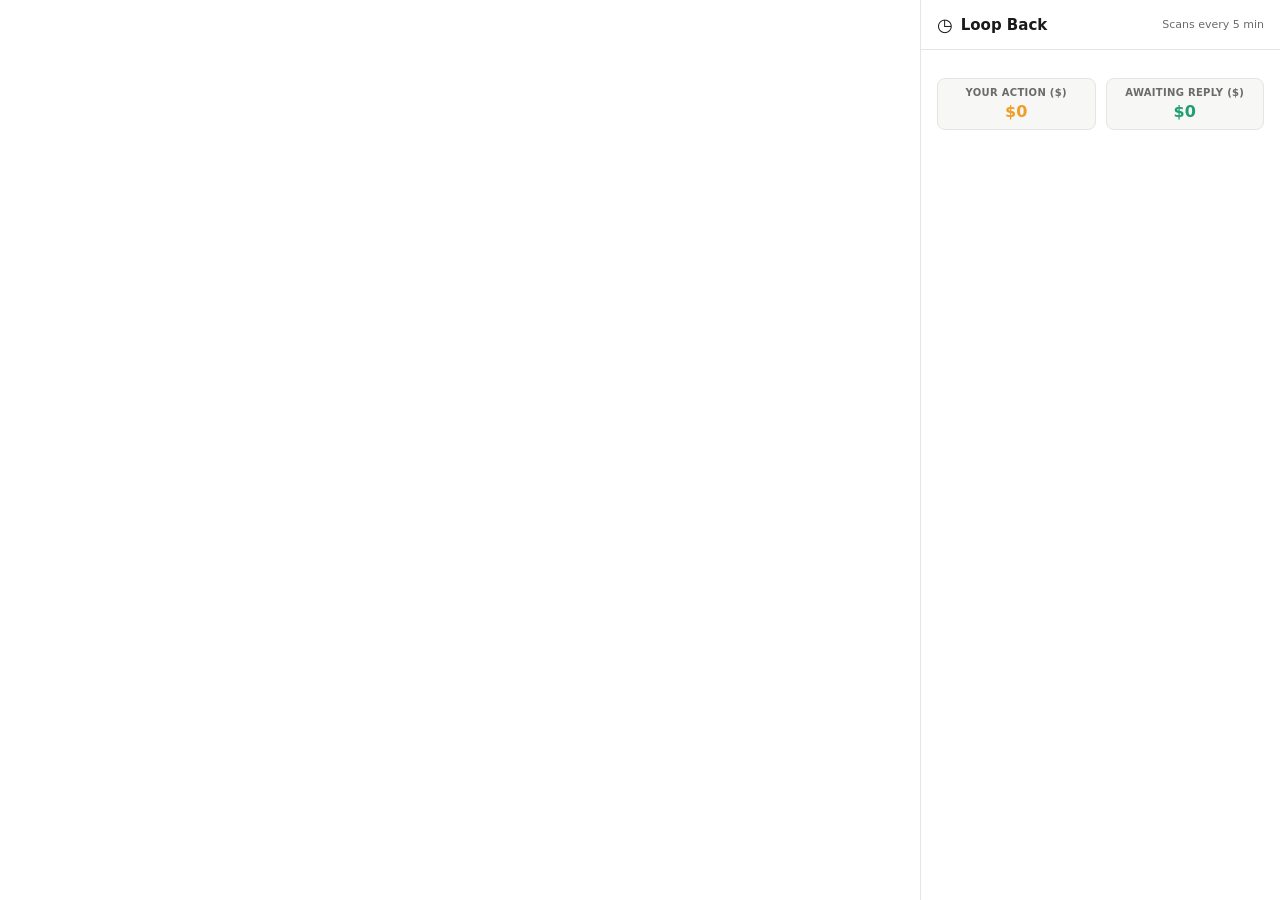
<file: pipeline-tracker/content/sidebar/index.html>
<!DOCTYPE html>
<html>
<head>
  <meta charset="utf-8">
  <link rel="stylesheet" href="sidebar.css">
</head>
<body>
  <div id="pipeline-tracker-sidebar">
    <div class="pt-header">
      <div class="pt-header-left">
        <span class="pt-icon">&#9719;</span>
        <span class="pt-title">Loop Back</span>
      </div>
      <span class="pt-scan-status">Scans every 5 min</span>
    </div>

    <div class="pt-badges" id="pt-badges"></div>

    <div class="pt-dues-row" id="pt-dues-row">
      <div class="pt-due">
        <div class="pt-due-label">Your action ($)</div>
        <div class="pt-due-value" id="pt-outgoing-dues">$0</div>
      </div>
      <div class="pt-due">
        <div class="pt-due-label">Awaiting reply ($)</div>
        <div class="pt-due-value" id="pt-incoming-dues">$0</div>
      </div>
    </div>

    <div class="pt-filters" id="pt-filters"></div>

    <div class="pt-deals" id="pt-deals"></div>

    <div class="pt-timeline" id="pt-timeline" style="display:none"></div>
  </div>

  <script src="sidebar.js"></script>
</body>
</html>
</file>
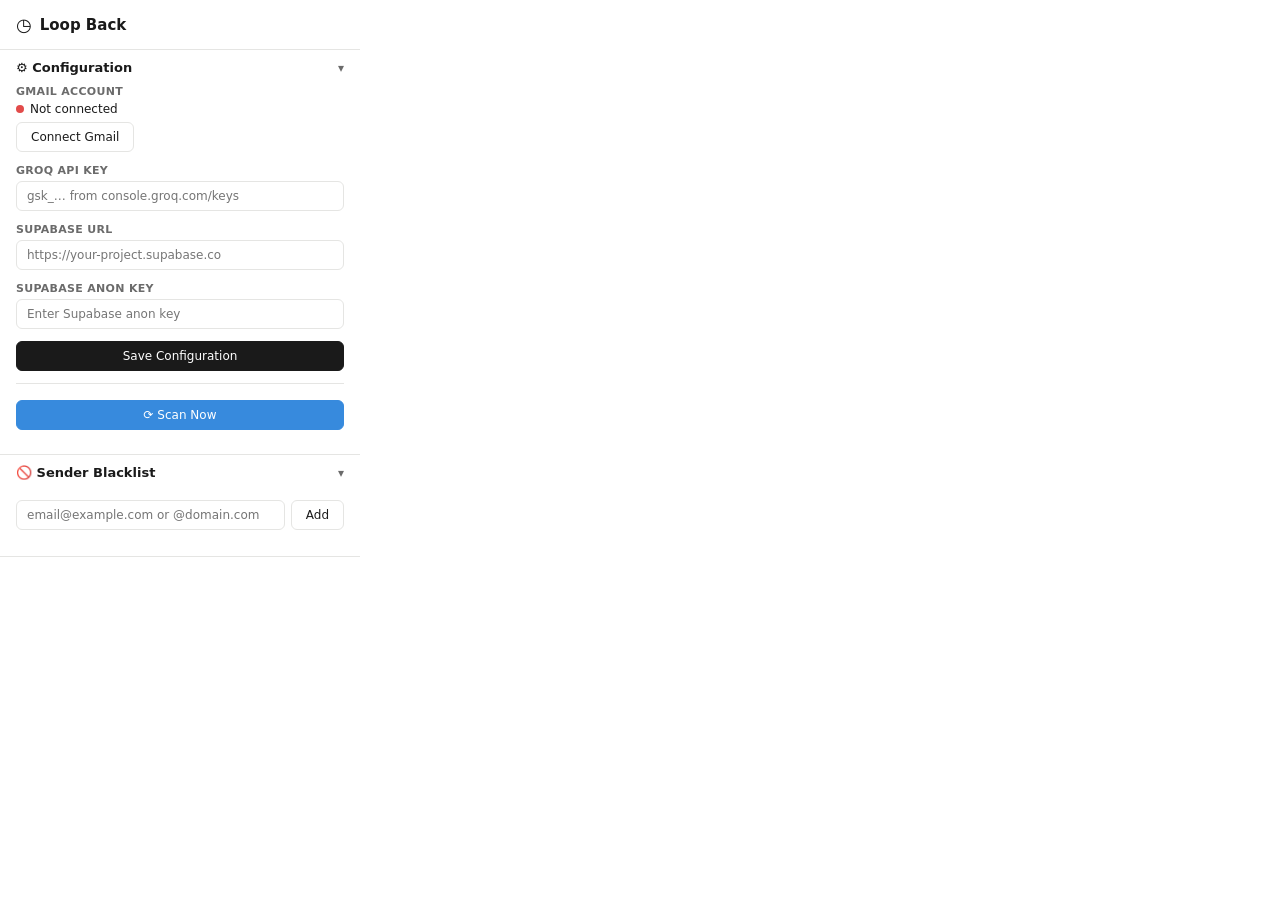
<file: pipeline-tracker/popup/popup.html>
<!DOCTYPE html>
<html>
<head>
  <meta charset="utf-8">
  <link rel="stylesheet" href="popup.css">
</head>
<body>
  <div class="popup">
    <div class="popup-header">
      <span class="popup-icon">◷</span>
      <span class="popup-title">Loop Back</span>
    </div>

    <!-- Configuration Section -->
    <div class="popup-section">
      <div class="popup-section-header" data-section="config">
        <span>⚙ Configuration</span>
        <span class="popup-toggle">▾</span>
      </div>
      <div class="popup-section-body" id="config-section">
        <div class="popup-field">
          <label>Gmail Account</label>
          <div id="gmail-status" class="popup-status">
            <span class="popup-status-dot popup-status-dot--disconnected"></span>
            <span id="gmail-email">Not connected</span>
          </div>
          <button id="gmail-connect" class="popup-btn popup-btn--secondary">Connect Gmail</button>
        </div>

        <div class="popup-field">
          <label>Groq API Key</label>
          <input type="password" id="groq-key" class="popup-input" placeholder="gsk_… from console.groq.com/keys">
        </div>

        <div class="popup-field">
          <label>Supabase URL</label>
          <input type="text" id="supabase-url" class="popup-input" placeholder="https://your-project.supabase.co">
        </div>

        <div class="popup-field">
          <label>Supabase Anon Key</label>
          <input type="password" id="supabase-key" class="popup-input" placeholder="Enter Supabase anon key">
        </div>

        <button id="save-config" class="popup-btn popup-btn--primary">Save Configuration</button>

        <div class="popup-divider"></div>

        <button id="scan-now" class="popup-btn popup-btn--action">⟳ Scan Now</button>

        <div id="scan-status-box" class="popup-scan-status" style="display:none"></div>

        <div id="stats" class="popup-stats"></div>
      </div>
    </div>

    <!-- Sender Blacklist Section -->
    <div class="popup-section">
      <div class="popup-section-header" data-section="blacklist">
        <span>🚫 Sender Blacklist</span>
        <span class="popup-toggle">▾</span>
      </div>
      <div class="popup-section-body" id="blacklist-section">
        <div id="blacklist-count" class="popup-blacklist-count"></div>

        <div class="popup-blacklist-add">
          <input type="text" id="blacklist-input" class="popup-input" placeholder="email@example.com or @domain.com">
          <button id="blacklist-add-btn" class="popup-btn popup-btn--secondary">Add</button>
        </div>

        <div id="blacklist-list" class="popup-blacklist-list"></div>
      </div>
    </div>
  </div>

  <script src="popup.js"></script>
</body>
</html>
</file>
<file: pipeline-tracker/content/sidebar/sidebar.css>
/* Pipeline Tracker — Sidebar Design System v2 */

#pipeline-tracker-sidebar {
  --pt-bg: #FFFFFF;
  --pt-bg-secondary: #F7F7F5;
  --pt-card-bg: #FFFFFF;
  --pt-text: #1A1A1A;
  --pt-text-secondary: #6B6B6B;
  --pt-border: #E5E5E3;
  --pt-accent: #E8593C;
  --pt-green: #1D9E75;
  --pt-yellow: #EF9F27;
  --pt-red: #E24B4A;
  --pt-blue: #378ADD;
  --pt-orange: #E8793C;
  --pt-purple: #7C5CFC;
}

/* Dark mode detection via Gmail body class */
body.aAU #pipeline-tracker-sidebar,
body[style*="background-color: rgb(26"] #pipeline-tracker-sidebar {
  --pt-bg: #1A1A1A;
  --pt-bg-secondary: #242424;
  --pt-card-bg: #2A2A2A;
  --pt-text: #E8E8E8;
  --pt-text-secondary: #999999;
  --pt-border: #333333;
}

#pipeline-tracker-sidebar {
  position: fixed;
  top: 0;
  right: 0;
  width: 360px;
  height: 100vh;
  background: var(--pt-bg);
  border-left: 1px solid var(--pt-border);
  overflow-y: auto;
  overflow-x: hidden;
  font-family: system-ui, -apple-system, sans-serif;
  font-size: 13px;
  color: var(--pt-text);
  z-index: 9999;
  box-sizing: border-box;
}

#pipeline-tracker-sidebar * {
  box-sizing: border-box;
}

#pipeline-tracker-sidebar.pt-hidden {
  display: none;
}

/* Header */
.pt-header {
  display: flex;
  align-items: center;
  justify-content: space-between;
  padding: 14px 16px;
  border-bottom: 1px solid var(--pt-border);
  background: var(--pt-bg);
  position: sticky;
  top: 0;
  z-index: 10;
}

.pt-header-left {
  display: flex;
  align-items: center;
  gap: 8px;
}

.pt-icon {
  font-size: 18px;
}

.pt-title {
  font-weight: 700;
  font-size: 15px;
  color: var(--pt-text);
}

.pt-scan-status {
  font-size: 11px;
  color: var(--pt-text-secondary);
}

/* ── Badge groups (Direction + Timing side by side) ─────────────── */

.pt-badges {
  display: flex;
  gap: 12px;
  padding: 14px 16px 8px;
  justify-content: center;
}

.pt-badge-group {
  flex: 1;
  min-width: 0;
}

.pt-badge-group-label {
  font-size: 9px;
  font-weight: 700;
  text-transform: uppercase;
  letter-spacing: 0.5px;
  color: var(--pt-text-secondary);
  text-align: center;
  margin-bottom: 6px;
}

.pt-badge-group-row {
  display: flex;
  gap: 6px;
  justify-content: center;
}

.pt-badge {
  flex: 1;
  min-width: 0;
  max-width: 64px;
  height: 52px;
  border-radius: 8px;
  display: flex;
  flex-direction: column;
  align-items: center;
  justify-content: center;
  gap: 2px;
  cursor: pointer;
  transition: transform 0.15s ease, box-shadow 0.15s ease;
}

.pt-badge:hover {
  transform: translateY(-1px);
  box-shadow: 0 2px 8px rgba(0, 0, 0, 0.1);
}

.pt-badge-count {
  font-size: 18px;
  font-weight: 700;
  line-height: 1;
}

.pt-badge-label {
  font-size: 9px;
  font-weight: 500;
  text-transform: uppercase;
  letter-spacing: 0.3px;
}

/* Direction badges */
.pt-badge--you-owe {
  background: var(--pt-yellow);
  color: #1A1A1A;
}

.pt-badge--they-owe {
  background: var(--pt-green);
  color: #FFFFFF;
}

/* Timing badges */
.pt-badge--active {
  background: var(--pt-blue);
  color: #FFFFFF;
}

.pt-badge--scheduled {
  background: var(--pt-purple);
  color: #FFFFFF;
}

.pt-badge--stale {
  background: var(--pt-red);
  color: #FFFFFF;
}

/* Outgoing / incoming pipeline value */
.pt-dues-row {
  display: flex;
  gap: 10px;
  padding: 6px 16px 12px;
  justify-content: center;
}

.pt-due {
  flex: 1;
  min-width: 0;
  padding: 8px 10px;
  border-radius: 8px;
  border: 1px solid var(--pt-border);
  background: var(--pt-bg-secondary);
  text-align: center;
}

.pt-due-label {
  font-size: 10px;
  font-weight: 600;
  text-transform: uppercase;
  letter-spacing: 0.3px;
  color: var(--pt-text-secondary);
  margin-bottom: 4px;
}

.pt-due-value {
  font-size: 16px;
  font-weight: 700;
  color: var(--pt-text);
  line-height: 1.2;
}

.pt-due:first-child .pt-due-value {
  color: var(--pt-yellow);
}

.pt-due:last-child .pt-due-value {
  color: var(--pt-green);
}

/* Filter pills */
.pt-filters {
  display: flex;
  gap: 6px;
  padding: 8px 16px;
  overflow-x: auto;
  scrollbar-width: none;
}

.pt-filters::-webkit-scrollbar {
  display: none;
}

.pt-pill {
  padding: 5px 12px;
  border-radius: 20px;
  font-size: 12px;
  font-weight: 500;
  cursor: pointer;
  white-space: nowrap;
  border: 1px solid var(--pt-border);
  background: transparent;
  color: var(--pt-text-secondary);
  transition: all 0.15s ease;
}

.pt-pill:hover {
  border-color: var(--pt-text-secondary);
}

.pt-pill--active[data-filter="all"] {
  background: var(--pt-text);
  color: var(--pt-bg);
  border-color: var(--pt-text);
}

.pt-pill--active[data-filter="stale"] {
  background: var(--pt-red);
  color: #FFFFFF;
  border-color: var(--pt-red);
}

.pt-pill--active[data-filter="you_owe"] {
  background: var(--pt-yellow);
  color: #1A1A1A;
  border-color: var(--pt-yellow);
}

.pt-pill--active[data-filter="they_owe"] {
  background: var(--pt-green);
  color: #FFFFFF;
  border-color: var(--pt-green);
}

.pt-pill--active[data-filter="active"] {
  background: var(--pt-blue);
  color: #FFFFFF;
  border-color: var(--pt-blue);
}

.pt-pill--active[data-filter="scheduled"] {
  background: var(--pt-purple);
  color: #FFFFFF;
  border-color: var(--pt-purple);
}

/* ── Deal cards ─────────────────────────────────────────────────── */

.pt-deals {
  padding: 8px 16px;
  display: flex;
  flex-direction: column;
  gap: 8px;
}

.pt-deal-card {
  padding: 12px 16px;
  border-radius: 8px;
  background: var(--pt-card-bg);
  border: 1px solid var(--pt-border);
  cursor: pointer;
  transition: border-color 0.15s ease, box-shadow 0.15s ease;
}

.pt-deal-card:hover {
  border-color: var(--pt-text-secondary);
  box-shadow: 0 1px 4px rgba(0, 0, 0, 0.06);
}

.pt-deal-card--urgent {
  border-left: 3px solid var(--pt-red);
}

.pt-deal-card-top {
  display: flex;
  justify-content: space-between;
  align-items: center;
  margin-bottom: 4px;
}

.pt-deal-company {
  font-weight: 700;
  font-size: 14px;
  color: var(--pt-text);
}

.pt-deal-value {
  font-weight: 600;
  font-size: 13px;
  color: var(--pt-text);
}

.pt-deal-contact {
  font-size: 12px;
  color: var(--pt-text-secondary);
  margin-bottom: 6px;
  white-space: nowrap;
  overflow: hidden;
  text-overflow: ellipsis;
}

.pt-deal-bottom {
  display: flex;
  align-items: center;
  gap: 6px;
  flex-wrap: wrap;
}

/* State pills — direction */
.pt-state-pill {
  display: inline-block;
  padding: 2px 8px;
  border-radius: 10px;
  font-size: 11px;
  font-weight: 500;
}

.pt-state-pill--you_owe {
  background: rgba(239, 159, 39, 0.12);
  color: var(--pt-yellow);
}

.pt-state-pill--they_owe {
  background: rgba(29, 158, 117, 0.12);
  color: var(--pt-green);
}

/* State pills — timing */
.pt-state-pill--active {
  background: rgba(55, 138, 221, 0.12);
  color: var(--pt-blue);
}

.pt-state-pill--scheduled {
  background: rgba(124, 92, 252, 0.12);
  color: var(--pt-purple);
}

.pt-state-pill--stale {
  background: rgba(226, 75, 74, 0.12);
  color: var(--pt-red);
}

/* Terminal state pills (legacy) */
.pt-state-pill--dead {
  background: rgba(107, 107, 107, 0.12);
  color: var(--pt-text-secondary);
}

.pt-state-pill--won {
  background: rgba(29, 158, 117, 0.12);
  color: var(--pt-green);
}

/* Urgent badge */
.pt-urgent-badge {
  display: inline-block;
  padding: 1px 6px;
  border-radius: 8px;
  font-size: 9px;
  font-weight: 700;
  letter-spacing: 0.5px;
  background: var(--pt-red);
  color: #FFFFFF;
  animation: pt-pulse 2s ease-in-out infinite;
}

@keyframes pt-pulse {
  0%, 100% { opacity: 1; }
  50% { opacity: 0.6; }
}

.pt-staleness {
  font-size: 11px;
  font-weight: 500;
  margin-left: auto;
}

.pt-staleness--green { color: var(--pt-green); }
.pt-staleness--yellow { color: var(--pt-yellow); }
.pt-staleness--red { color: var(--pt-red); }

.pt-deal-snippet {
  margin-top: 6px;
  font-size: 12px;
  font-style: italic;
  color: var(--pt-text-secondary);
  white-space: nowrap;
  overflow: hidden;
  text-overflow: ellipsis;
}

/* ── Colored blips (tiny dots next to each email in timeline) ──── */

.pt-blip {
  display: inline-block;
  width: 8px;
  height: 8px;
  border-radius: 50%;
  margin-right: 6px;
  flex-shrink: 0;
}

.pt-blip--green  { background: #22c55e; }
.pt-blip--red    { background: #ef4444; }
.pt-blip--orange { background: #f97316; }
.pt-blip--yellow { background: #eab308; }
.pt-blip--blue   { background: #3b82f6; }

/* ── Timeline (expanded view) ───────────────────────────────────── */

.pt-timeline {
  padding: 12px 16px 20px;
}

.pt-timeline-back {
  display: flex;
  align-items: center;
  gap: 4px;
  font-size: 12px;
  color: var(--pt-blue);
  cursor: pointer;
  margin-bottom: 12px;
  border: none;
  background: none;
  padding: 0;
  font-family: inherit;
}

.pt-timeline-back:hover {
  text-decoration: underline;
}

.pt-timeline-header {
  font-weight: 700;
  font-size: 14px;
  margin-bottom: 4px;
  color: var(--pt-text);
}

.pt-timeline-sub {
  font-size: 12px;
  color: var(--pt-text-secondary);
  margin-bottom: 16px;
}

.pt-timeline-events {
  border-left: 2px solid var(--pt-border);
  padding-left: 16px;
  display: flex;
  flex-direction: column;
  gap: 16px;
}

.pt-timeline-event {
  position: relative;
}

.pt-timeline-event::before {
  content: '';
  position: absolute;
  left: -21px;
  top: 4px;
  width: 10px;
  height: 10px;
  border-radius: 50%;
  background: var(--pt-border);
  border: 2px solid var(--pt-bg);
}

.pt-timeline-event--outbound::before {
  background: var(--pt-blue);
}

.pt-timeline-event--inbound::before {
  background: var(--pt-text-secondary);
}

.pt-timeline-date {
  font-size: 11px;
  color: var(--pt-text-secondary);
  margin-bottom: 2px;
}

.pt-timeline-msg-row {
  display: flex;
  align-items: center;
  gap: 4px;
  margin-bottom: 2px;
}

.pt-timeline-direction {
  font-size: 11px;
  font-weight: 600;
  margin-right: 6px;
}

.pt-timeline-direction--outbound {
  color: var(--pt-blue);
}

.pt-timeline-direction--inbound {
  color: var(--pt-text-secondary);
}

.pt-timeline-intent {
  display: inline-block;
  padding: 1px 6px;
  border-radius: 8px;
  font-size: 10px;
  font-weight: 500;
  background: var(--pt-bg-secondary);
  color: var(--pt-text-secondary);
  margin-left: 4px;
}

.pt-timeline-summary {
  font-size: 12px;
  color: var(--pt-text);
  margin-top: 2px;
}

.pt-timeline-promised {
  font-size: 11px;
  color: var(--pt-accent);
  margin-top: 3px;
}

/* Toggle button (injected into Gmail toolbar) */
.pt-toggle-btn {
  display: inline-flex;
  align-items: center;
  gap: 6px;
  padding: 6px 12px;
  border: 1px solid var(--pt-border, #E5E5E3);
  border-radius: 18px;
  background: #FFFFFF;
  color: #1A1A1A;
  font-size: 12px;
  font-weight: 500;
  font-family: system-ui, -apple-system, sans-serif;
  cursor: pointer;
  white-space: nowrap;
  transition: background 0.15s ease;
}

.pt-toggle-btn:hover {
  background: #F7F7F5;
}

.pt-toggle-dot {
  width: 8px;
  height: 8px;
  border-radius: 50%;
  background: #1D9E75;
}

.pt-toggle-dot--off {
  background: #999999;
}

/* Empty state */
.pt-empty {
  text-align: center;
  padding: 40px 16px;
  color: var(--pt-text-secondary);
}

.pt-empty-icon {
  font-size: 32px;
  margin-bottom: 8px;
}

.pt-empty-text {
  font-size: 13px;
}

/* Loading state */
.pt-loading {
  text-align: center;
  padding: 40px 16px;
  color: var(--pt-text-secondary);
  font-size: 13px;
}

/* Scrollbar styling */
#pipeline-tracker-sidebar::-webkit-scrollbar {
  width: 6px;
}

#pipeline-tracker-sidebar::-webkit-scrollbar-track {
  background: transparent;
}

#pipeline-tracker-sidebar::-webkit-scrollbar-thumb {
  background: var(--pt-border);
  border-radius: 3px;
}

#pipeline-tracker-sidebar::-webkit-scrollbar-thumb:hover {
  background: var(--pt-text-secondary);
}
</file>
<file: pipeline-tracker/popup/popup.css>
* {
  box-sizing: border-box;
  margin: 0;
  padding: 0;
}

body {
  width: 360px;
  font-family: system-ui, -apple-system, sans-serif;
  font-size: 13px;
  color: #1A1A1A;
  background: #FFFFFF;
}

.popup {
  min-height: 200px;
}

.popup-header {
  display: flex;
  align-items: center;
  gap: 8px;
  padding: 14px 16px;
  border-bottom: 1px solid #E5E5E3;
}

.popup-icon {
  font-size: 18px;
}

.popup-title {
  font-weight: 700;
  font-size: 15px;
}

.popup-section {
  border-bottom: 1px solid #E5E5E3;
}

.popup-section-header {
  display: flex;
  justify-content: space-between;
  align-items: center;
  padding: 10px 16px;
  cursor: pointer;
  font-weight: 600;
  font-size: 13px;
  user-select: none;
}

.popup-section-header:hover {
  background: #F7F7F5;
}

.popup-toggle {
  font-size: 12px;
  color: #6B6B6B;
}

.popup-section-body {
  padding: 0 16px 16px;
}

.popup-section-body--collapsed {
  display: none;
}

.popup-field {
  margin-bottom: 12px;
}

.popup-field label {
  display: block;
  font-size: 11px;
  font-weight: 600;
  color: #6B6B6B;
  text-transform: uppercase;
  letter-spacing: 0.3px;
  margin-bottom: 4px;
}

.popup-input {
  width: 100%;
  padding: 7px 10px;
  border: 1px solid #E5E5E3;
  border-radius: 6px;
  font-size: 12px;
  font-family: inherit;
  outline: none;
  transition: border-color 0.15s;
}

.popup-input:focus {
  border-color: #378ADD;
}

.popup-btn {
  display: inline-flex;
  align-items: center;
  justify-content: center;
  padding: 7px 14px;
  border-radius: 6px;
  font-size: 12px;
  font-weight: 500;
  font-family: inherit;
  cursor: pointer;
  border: 1px solid #E5E5E3;
  transition: all 0.15s;
}

.popup-btn--primary {
  width: 100%;
  background: #1A1A1A;
  color: #FFFFFF;
  border-color: #1A1A1A;
}

.popup-btn--primary:hover {
  background: #333333;
}

.popup-btn--secondary {
  background: #FFFFFF;
  color: #1A1A1A;
}

.popup-btn--secondary:hover {
  background: #F7F7F5;
}

.popup-btn--action {
  width: 100%;
  background: #378ADD;
  color: #FFFFFF;
  border-color: #378ADD;
  margin-top: 4px;
}

.popup-btn--action:hover {
  background: #2A74C4;
}

.popup-btn:disabled {
  opacity: 0.5;
  cursor: not-allowed;
}

.popup-status {
  display: flex;
  align-items: center;
  gap: 6px;
  font-size: 12px;
  margin-bottom: 6px;
}

.popup-status-dot {
  width: 8px;
  height: 8px;
  border-radius: 50%;
}

.popup-status-dot--connected {
  background: #1D9E75;
}

.popup-status-dot--disconnected {
  background: #E24B4A;
}

.popup-divider {
  height: 1px;
  background: #E5E5E3;
  margin: 12px 0;
}

.popup-scan-status {
  margin-top: 10px;
  padding: 8px 10px;
  border-radius: 6px;
  font-size: 12px;
  line-height: 1.4;
  word-break: break-word;
}

.popup-scan-status--error {
  background: #fef2f2;
  color: #E24B4A;
  border: 1px solid #fecaca;
}

.popup-scan-status--scanning {
  background: #eff6ff;
  color: #378ADD;
  border: 1px solid #bfdbfe;
}

.popup-scan-status--ok {
  background: #f0fdf4;
  color: #1D9E75;
  border: 1px solid #bbf7d0;
}

.popup-stats {
  margin-top: 8px;
  font-size: 12px;
  color: #6B6B6B;
  text-align: center;
}

.popup-stats strong {
  color: #1A1A1A;
}

/* Blacklist styles */

.popup-blacklist-count {
  font-size: 12px;
  color: #6B6B6B;
  margin-bottom: 10px;
}

.popup-blacklist-add {
  display: flex;
  gap: 6px;
  margin-bottom: 10px;
}

.popup-blacklist-add .popup-input {
  flex: 1;
}

.popup-blacklist-list {
  max-height: 250px;
  overflow-y: auto;
  display: flex;
  flex-direction: column;
  gap: 2px;
}

.popup-blacklist-entry {
  display: flex;
  justify-content: space-between;
  align-items: center;
  padding: 5px 8px;
  border-radius: 4px;
  font-size: 12px;
}

.popup-blacklist-entry:hover {
  background: #F7F7F5;
}

.popup-blacklist-entry-text {
  flex: 1;
  overflow: hidden;
  text-overflow: ellipsis;
  white-space: nowrap;
}

.popup-blacklist-domain-hint {
  color: #6B6B6B;
  font-size: 10px;
  margin-left: 4px;
}

.popup-blacklist-remove {
  background: none;
  border: none;
  color: #E24B4A;
  cursor: pointer;
  font-size: 14px;
  padding: 0 4px;
  line-height: 1;
  opacity: 0.5;
}

.popup-blacklist-remove:hover {
  opacity: 1;
}

.popup-blacklist-empty {
  font-size: 12px;
  color: #6B6B6B;
  text-align: center;
  padding: 12px;
}

.popup-blacklist-list::-webkit-scrollbar {
  width: 4px;
}

.popup-blacklist-list::-webkit-scrollbar-thumb {
  background: #E5E5E3;
  border-radius: 2px;
}
</file>
